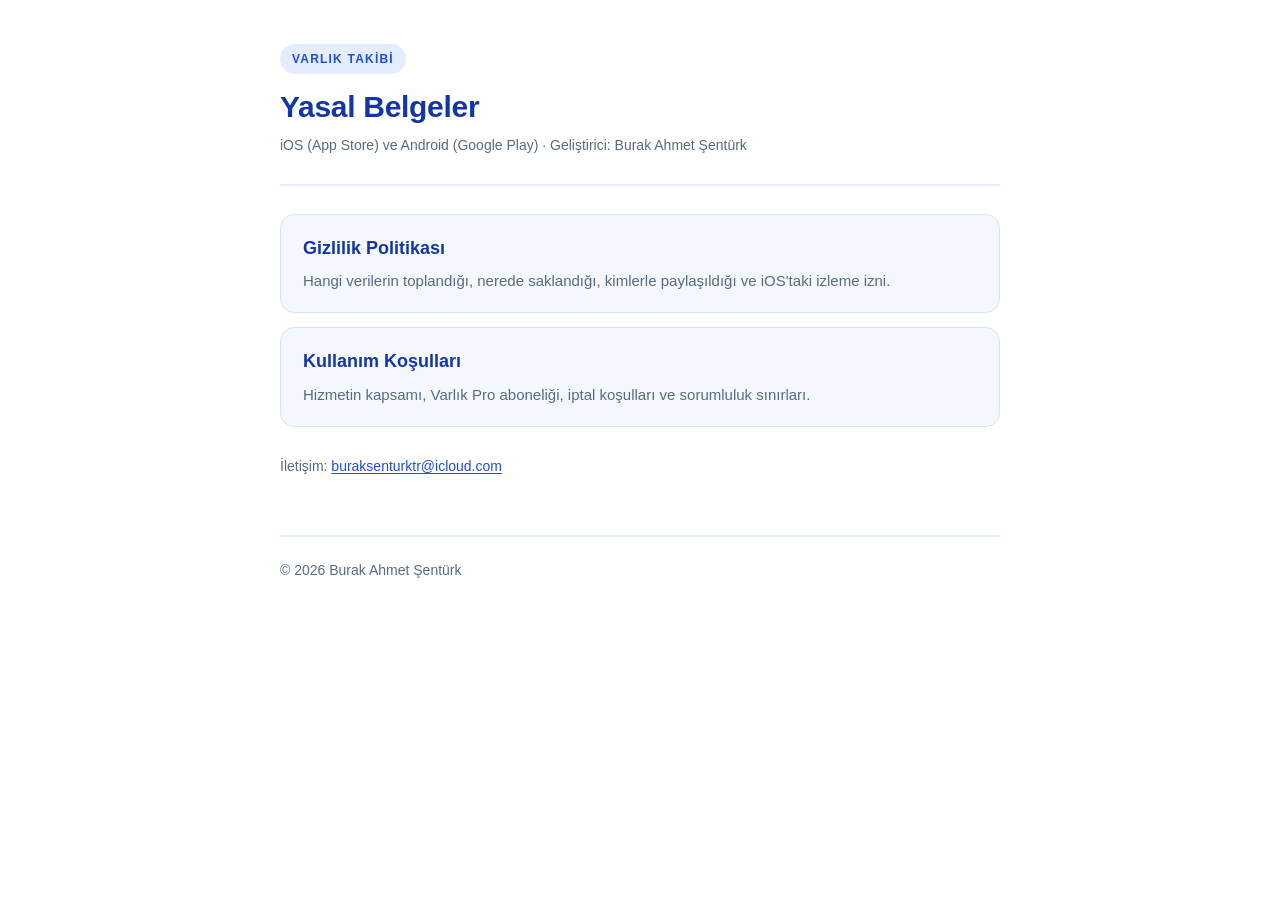
<file: docs/index.html>
<!DOCTYPE html>
<html lang="tr">
<head>
<meta charset="utf-8">
<meta name="viewport" content="width=device-width, initial-scale=1">
<meta name="theme-color" content="#1d4ed8">
<title>Varlık Takibi — Yasal Belgeler</title>
<meta name="description" content="Varlık Takibi iOS ve Android uygulamalarının gizlilik politikası ve kullanım koşulları.">
<link rel="stylesheet" href="style.css">
</head>
<body>

<header>
  <div class="app">Varlık Takibi</div>
  <h1>Yasal Belgeler</h1>
  <p class="platforms">iOS (App Store) ve Android (Google Play) · Geliştirici: Burak Ahmet Şentürk</p>
</header>

<main>
  <div class="links">
    <a class="tile" href="privacy.html">
      <strong>Gizlilik Politikası</strong>
      <span>Hangi verilerin toplandığı, nerede saklandığı, kimlerle paylaşıldığı ve iOS'taki izleme izni.</span>
    </a>
    <a class="tile" href="terms.html">
      <strong>Kullanım Koşulları</strong>
      <span>Hizmetin kapsamı, Varlık Pro aboneliği, iptal koşulları ve sorumluluk sınırları.</span>
    </a>
  </div>
  <p class="meta">İletişim: <a href="mailto:buraksenturktr@icloud.com">buraksenturktr@icloud.com</a></p>
</main>

<footer>
  <span>© 2026 Burak Ahmet Şentürk</span>
</footer>

</body>
</html>
</file>
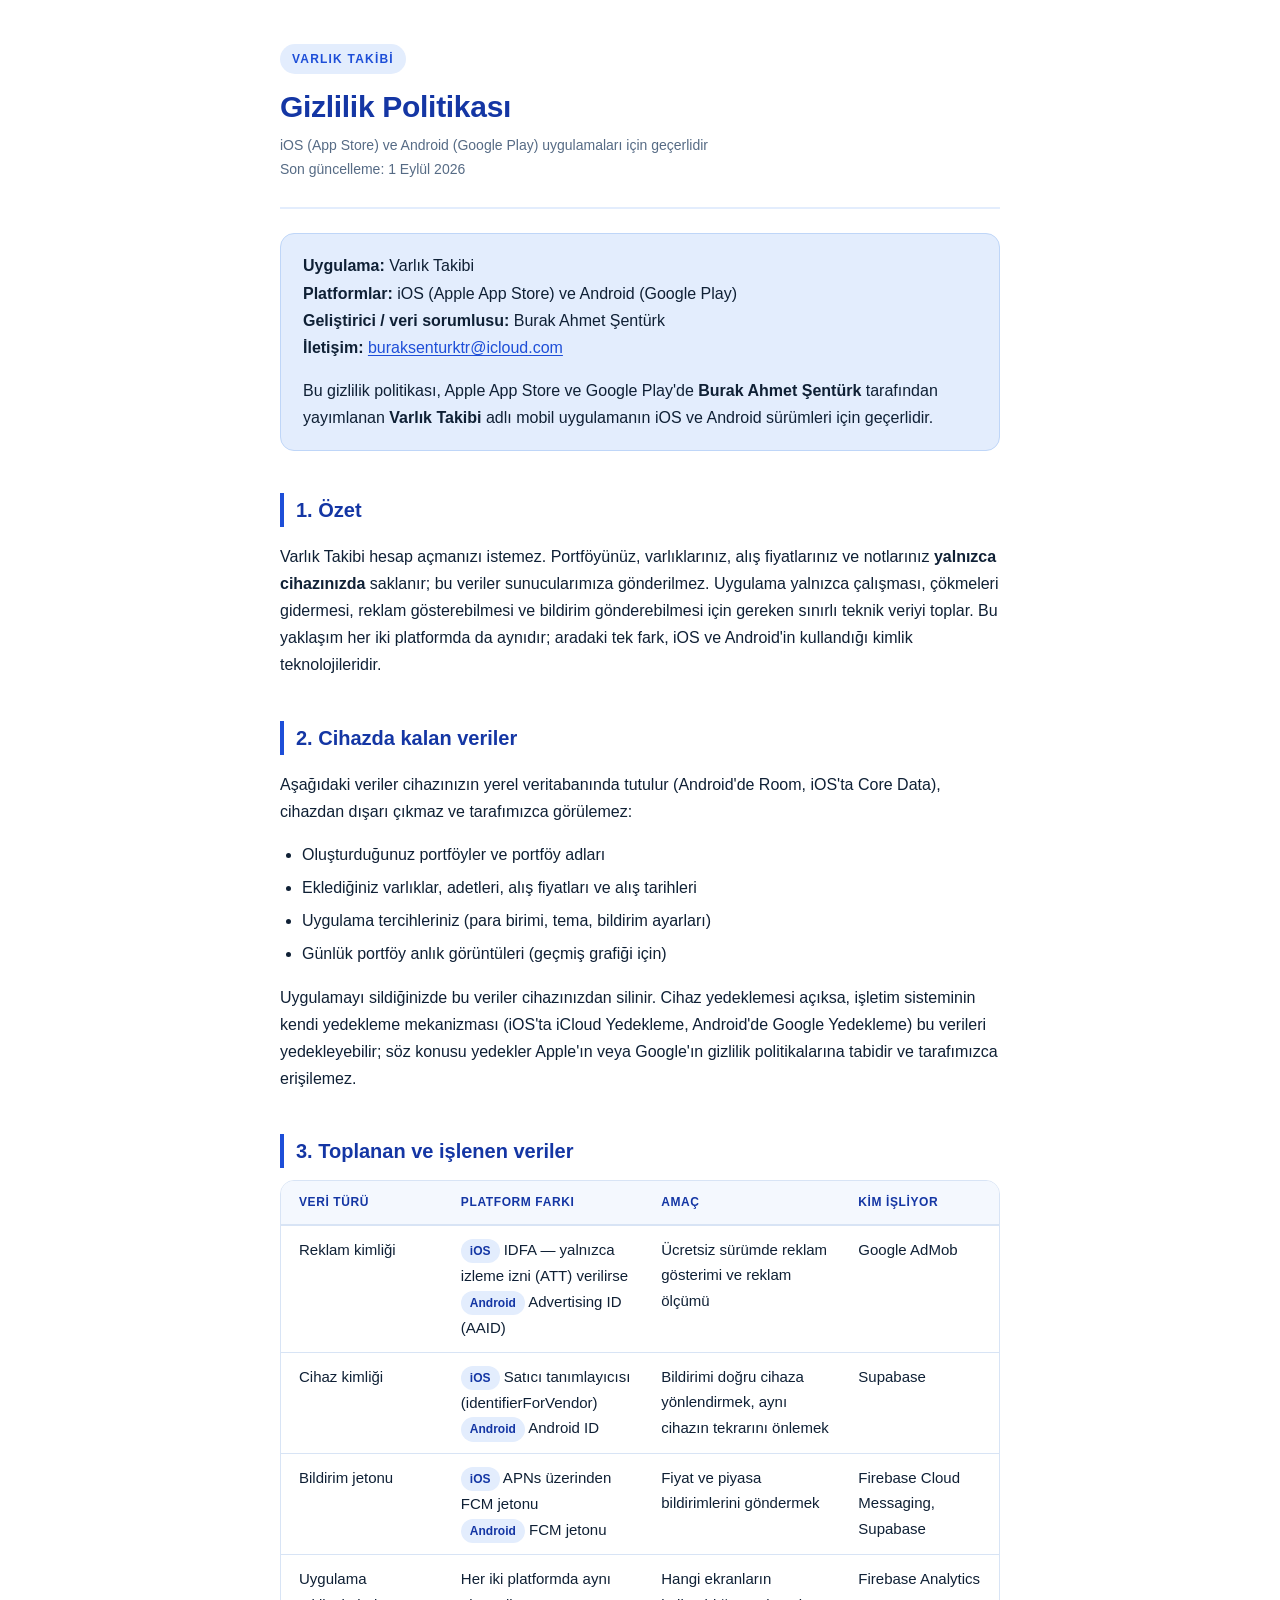
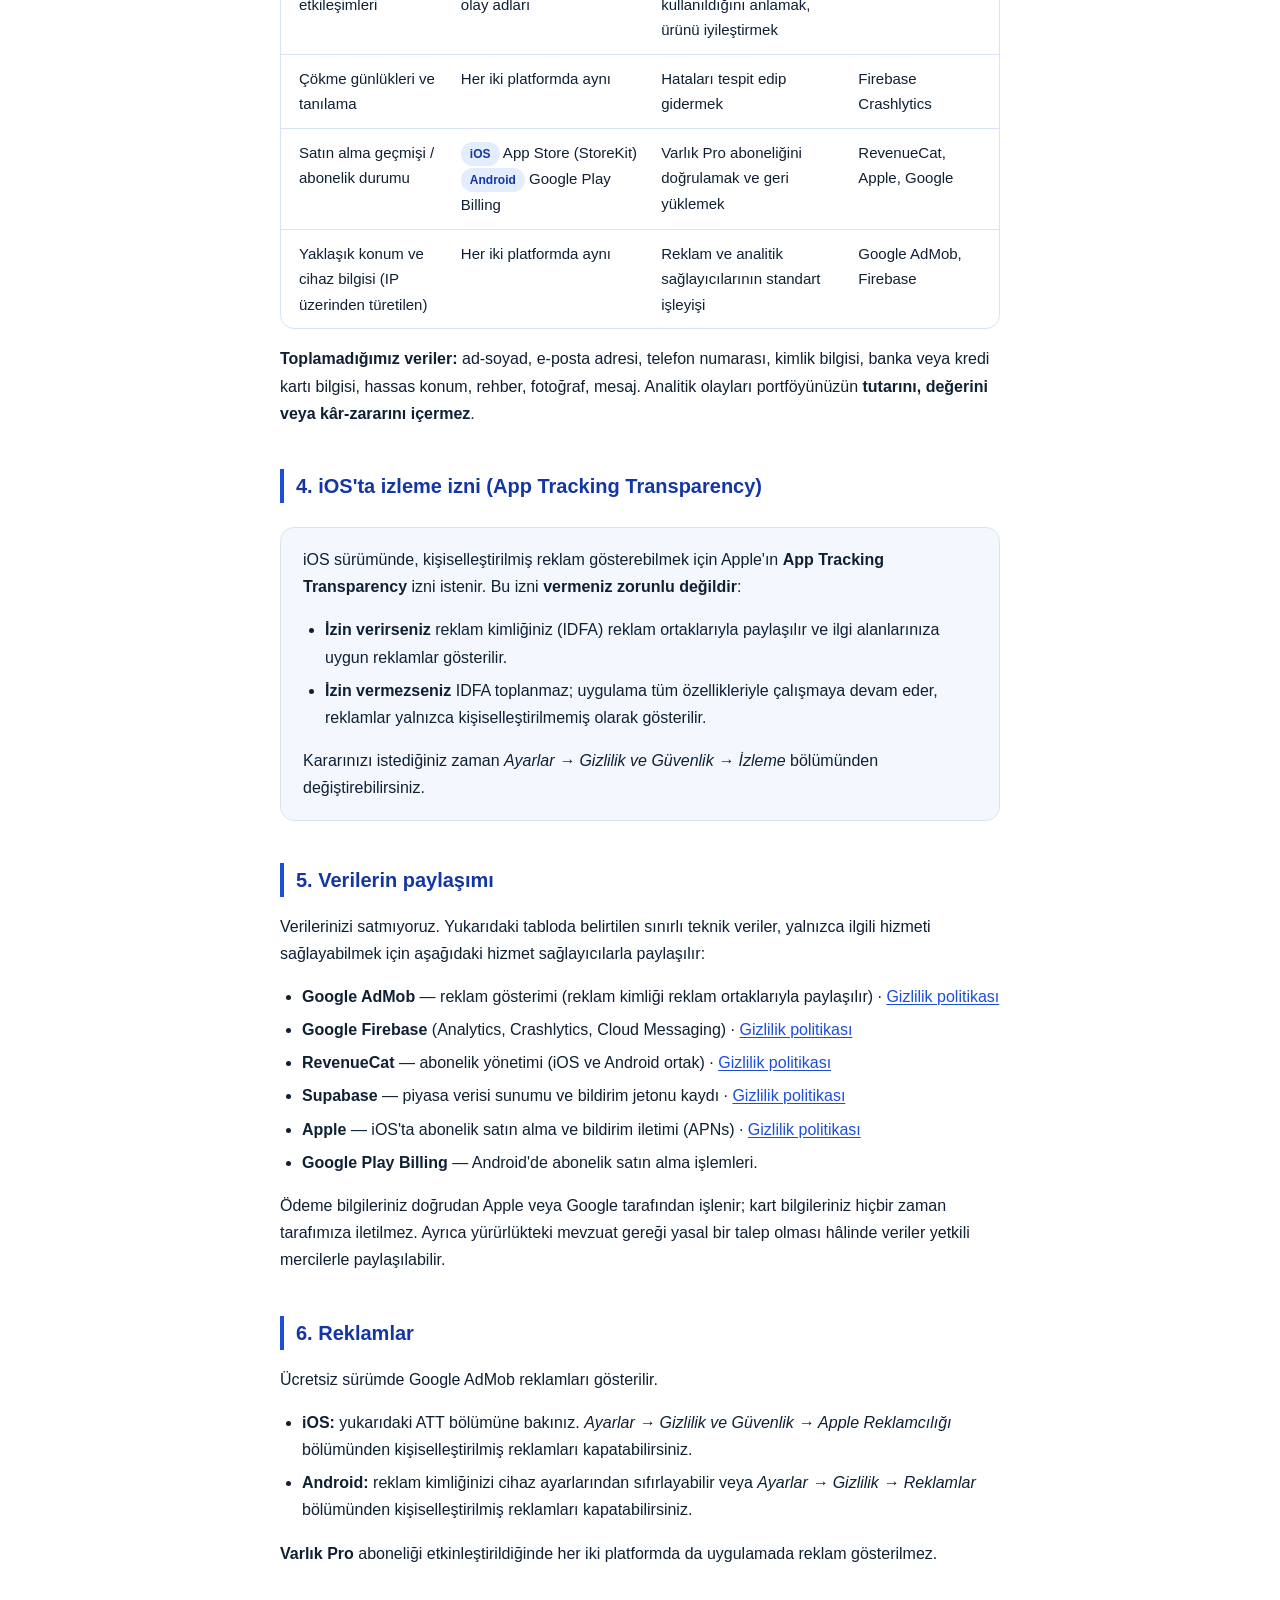
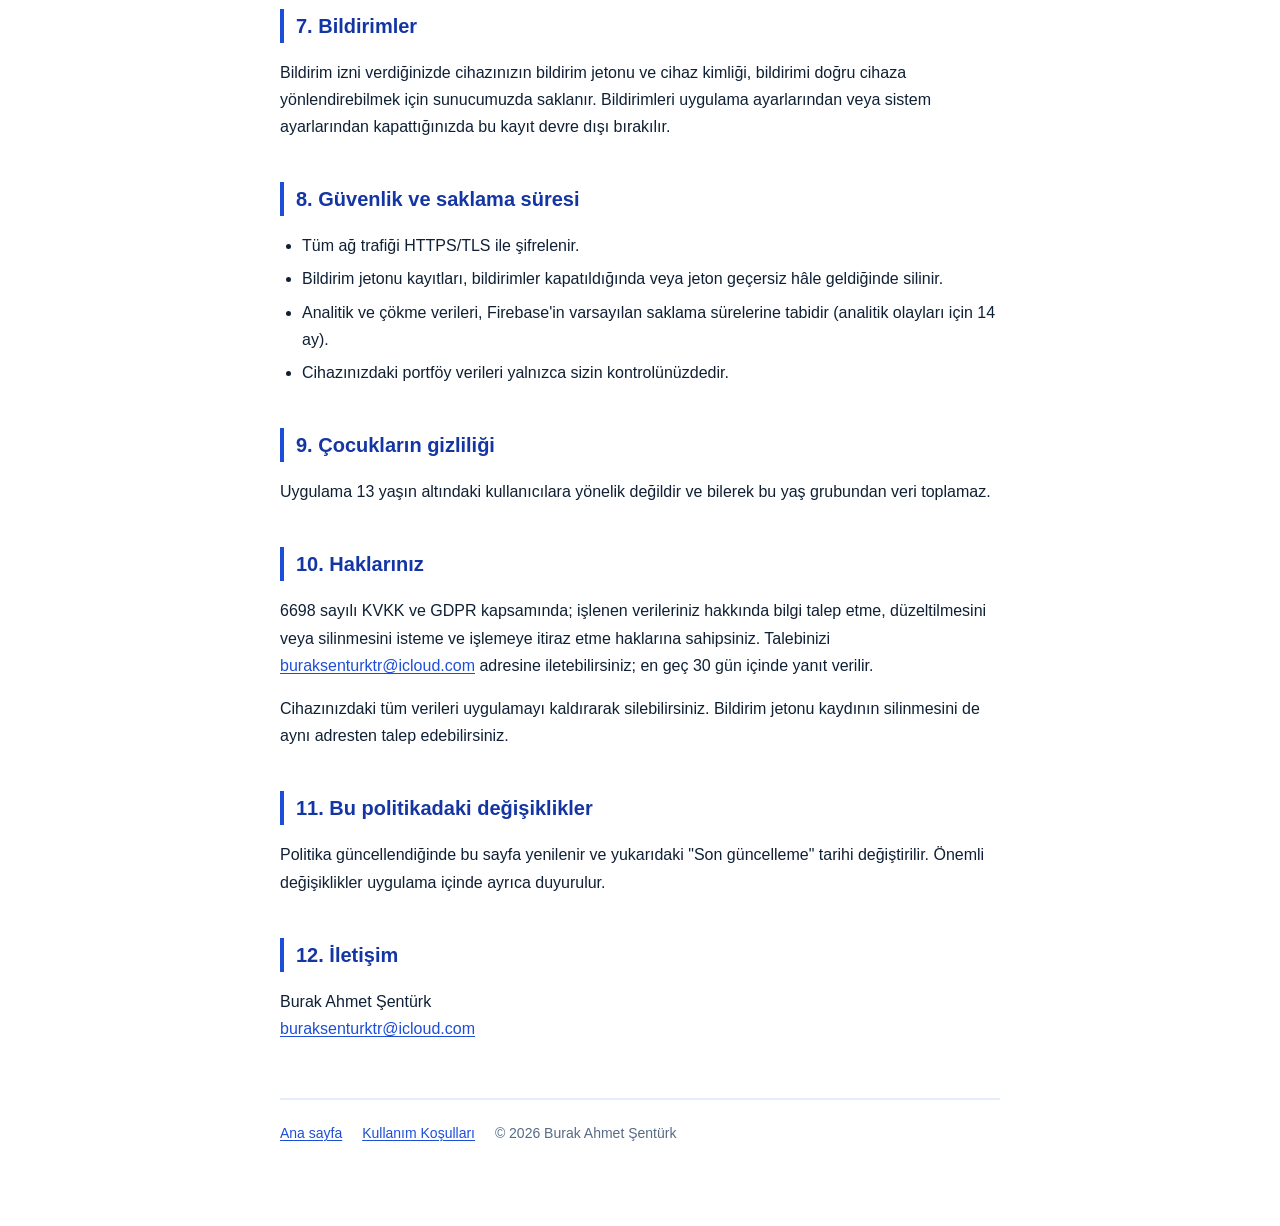
<file: docs/privacy.html>
<!DOCTYPE html>
<html lang="tr">
<head>
<meta charset="utf-8">
<meta name="viewport" content="width=device-width, initial-scale=1">
<meta name="theme-color" content="#1d4ed8">
<title>Gizlilik Politikası — Varlık Takibi</title>
<meta name="description" content="Varlık Takibi iOS ve Android uygulamalarının gizlilik politikası. Geliştirici: Burak Ahmet Şentürk.">
<link rel="stylesheet" href="style.css">
</head>
<body>

<header>
  <div class="app">Varlık Takibi</div>
  <h1>Gizlilik Politikası</h1>
  <p class="platforms">iOS (App Store) ve Android (Google Play) uygulamaları için geçerlidir</p>
  <p class="meta">Son güncelleme: 1 Eylül 2026</p>
</header>

<main>

<div class="card accent">
  <p><strong>Uygulama:</strong> Varlık Takibi<br>
  <strong>Platformlar:</strong> iOS (Apple App Store) ve Android (Google Play)<br>
  <strong>Geliştirici / veri sorumlusu:</strong> Burak Ahmet Şentürk<br>
  <strong>İletişim:</strong> <a href="mailto:buraksenturktr@icloud.com">buraksenturktr@icloud.com</a></p>
  <p>Bu gizlilik politikası, Apple App Store ve Google Play'de <strong>Burak Ahmet
  Şentürk</strong> tarafından yayımlanan <strong>Varlık Takibi</strong> adlı mobil
  uygulamanın iOS ve Android sürümleri için geçerlidir.</p>
</div>

<h2>1. Özet</h2>
<p>Varlık Takibi hesap açmanızı istemez. Portföyünüz, varlıklarınız, alış fiyatlarınız ve
notlarınız <strong>yalnızca cihazınızda</strong> saklanır; bu veriler sunucularımıza
gönderilmez. Uygulama yalnızca çalışması, çökmeleri gidermesi, reklam gösterebilmesi ve
bildirim gönderebilmesi için gereken sınırlı teknik veriyi toplar. Bu yaklaşım her iki
platformda da aynıdır; aradaki tek fark, iOS ve Android'in kullandığı kimlik
teknolojileridir.</p>

<h2>2. Cihazda kalan veriler</h2>
<p>Aşağıdaki veriler cihazınızın yerel veritabanında tutulur (Android'de Room, iOS'ta
Core Data), cihazdan dışarı çıkmaz ve tarafımızca görülemez:</p>
<ul>
  <li>Oluşturduğunuz portföyler ve portföy adları</li>
  <li>Eklediğiniz varlıklar, adetleri, alış fiyatları ve alış tarihleri</li>
  <li>Uygulama tercihleriniz (para birimi, tema, bildirim ayarları)</li>
  <li>Günlük portföy anlık görüntüleri (geçmiş grafiği için)</li>
</ul>
<p>Uygulamayı sildiğinizde bu veriler cihazınızdan silinir. Cihaz yedeklemesi açıksa,
işletim sisteminin kendi yedekleme mekanizması (iOS'ta iCloud Yedekleme, Android'de
Google Yedekleme) bu verileri yedekleyebilir; söz konusu yedekler Apple'ın veya
Google'ın gizlilik politikalarına tabidir ve tarafımızca erişilemez.</p>

<h2>3. Toplanan ve işlenen veriler</h2>
<div class="wrap">
<table>
  <thead>
    <tr><th>Veri türü</th><th>Platform farkı</th><th>Amaç</th><th>Kim işliyor</th></tr>
  </thead>
  <tbody>
    <tr>
      <td data-label="Veri türü">Reklam kimliği</td>
      <td data-label="Platform farkı"><span class="pill">iOS</span> IDFA — yalnızca izleme izni (ATT) verilirse<br>
          <span class="pill">Android</span> Advertising ID (AAID)</td>
      <td data-label="Amaç">Ücretsiz sürümde reklam gösterimi ve reklam ölçümü</td>
      <td data-label="Kim işliyor">Google AdMob</td>
    </tr>
    <tr>
      <td data-label="Veri türü">Cihaz kimliği</td>
      <td data-label="Platform farkı"><span class="pill">iOS</span> Satıcı tanımlayıcısı (identifierForVendor)<br>
          <span class="pill">Android</span> Android ID</td>
      <td data-label="Amaç">Bildirimi doğru cihaza yönlendirmek, aynı cihazın tekrarını önlemek</td>
      <td data-label="Kim işliyor">Supabase</td>
    </tr>
    <tr>
      <td data-label="Veri türü">Bildirim jetonu</td>
      <td data-label="Platform farkı"><span class="pill">iOS</span> APNs üzerinden FCM jetonu<br>
          <span class="pill">Android</span> FCM jetonu</td>
      <td data-label="Amaç">Fiyat ve piyasa bildirimlerini göndermek</td>
      <td data-label="Kim işliyor">Firebase Cloud Messaging, Supabase</td>
    </tr>
    <tr>
      <td data-label="Veri türü">Uygulama etkileşimleri</td>
      <td data-label="Platform farkı">Her iki platformda aynı olay adları</td>
      <td data-label="Amaç">Hangi ekranların kullanıldığını anlamak, ürünü iyileştirmek</td>
      <td data-label="Kim işliyor">Firebase Analytics</td>
    </tr>
    <tr>
      <td data-label="Veri türü">Çökme günlükleri ve tanılama</td>
      <td data-label="Platform farkı">Her iki platformda aynı</td>
      <td data-label="Amaç">Hataları tespit edip gidermek</td>
      <td data-label="Kim işliyor">Firebase Crashlytics</td>
    </tr>
    <tr>
      <td data-label="Veri türü">Satın alma geçmişi / abonelik durumu</td>
      <td data-label="Platform farkı"><span class="pill">iOS</span> App Store (StoreKit)<br>
          <span class="pill">Android</span> Google Play Billing</td>
      <td data-label="Amaç">Varlık Pro aboneliğini doğrulamak ve geri yüklemek</td>
      <td data-label="Kim işliyor">RevenueCat, Apple, Google</td>
    </tr>
    <tr>
      <td data-label="Veri türü">Yaklaşık konum ve cihaz bilgisi (IP üzerinden türetilen)</td>
      <td data-label="Platform farkı">Her iki platformda aynı</td>
      <td data-label="Amaç">Reklam ve analitik sağlayıcılarının standart işleyişi</td>
      <td data-label="Kim işliyor">Google AdMob, Firebase</td>
    </tr>
  </tbody>
</table>
</div>

<p><strong>Toplamadığımız veriler:</strong> ad-soyad, e-posta adresi, telefon numarası,
kimlik bilgisi, banka veya kredi kartı bilgisi, hassas konum, rehber, fotoğraf, mesaj.
Analitik olayları portföyünüzün <strong>tutarını, değerini veya kâr-zararını
içermez</strong>.</p>

<h2>4. iOS'ta izleme izni (App Tracking Transparency)</h2>
<div class="card">
  <p>iOS sürümünde, kişiselleştirilmiş reklam gösterebilmek için Apple'ın <strong>App
  Tracking Transparency</strong> izni istenir. Bu izni <strong>vermeniz zorunlu
  değildir</strong>:</p>
  <ul>
    <li><strong>İzin verirseniz</strong> reklam kimliğiniz (IDFA) reklam ortaklarıyla
      paylaşılır ve ilgi alanlarınıza uygun reklamlar gösterilir.</li>
    <li><strong>İzin vermezseniz</strong> IDFA toplanmaz; uygulama tüm özellikleriyle
      çalışmaya devam eder, reklamlar yalnızca kişiselleştirilmemiş olarak gösterilir.</li>
  </ul>
  <p>Kararınızı istediğiniz zaman <em>Ayarlar → Gizlilik ve Güvenlik → İzleme</em>
  bölümünden değiştirebilirsiniz.</p>
</div>

<h2>5. Verilerin paylaşımı</h2>
<p>Verilerinizi satmıyoruz. Yukarıdaki tabloda belirtilen sınırlı teknik veriler, yalnızca
ilgili hizmeti sağlayabilmek için aşağıdaki hizmet sağlayıcılarla paylaşılır:</p>
<ul>
  <li><strong>Google AdMob</strong> — reklam gösterimi (reklam kimliği reklam
    ortaklarıyla paylaşılır) ·
    <a href="https://policies.google.com/privacy" target="_blank" rel="noopener">Gizlilik politikası</a></li>
  <li><strong>Google Firebase</strong> (Analytics, Crashlytics, Cloud Messaging) ·
    <a href="https://firebase.google.com/support/privacy" target="_blank" rel="noopener">Gizlilik politikası</a></li>
  <li><strong>RevenueCat</strong> — abonelik yönetimi (iOS ve Android ortak) ·
    <a href="https://www.revenuecat.com/privacy" target="_blank" rel="noopener">Gizlilik politikası</a></li>
  <li><strong>Supabase</strong> — piyasa verisi sunumu ve bildirim jetonu kaydı ·
    <a href="https://supabase.com/privacy" target="_blank" rel="noopener">Gizlilik politikası</a></li>
  <li><strong>Apple</strong> — iOS'ta abonelik satın alma ve bildirim iletimi (APNs) ·
    <a href="https://www.apple.com/legal/privacy/tr/" target="_blank" rel="noopener">Gizlilik politikası</a></li>
  <li><strong>Google Play Billing</strong> — Android'de abonelik satın alma işlemleri.</li>
</ul>
<p>Ödeme bilgileriniz doğrudan Apple veya Google tarafından işlenir; kart bilgileriniz
hiçbir zaman tarafımıza iletilmez. Ayrıca yürürlükteki mevzuat gereği yasal bir talep
olması hâlinde veriler yetkili mercilerle paylaşılabilir.</p>

<h2>6. Reklamlar</h2>
<p>Ücretsiz sürümde Google AdMob reklamları gösterilir.</p>
<ul>
  <li><strong>iOS:</strong> yukarıdaki ATT bölümüne bakınız. <em>Ayarlar → Gizlilik ve
    Güvenlik → Apple Reklamcılığı</em> bölümünden kişiselleştirilmiş reklamları
    kapatabilirsiniz.</li>
  <li><strong>Android:</strong> reklam kimliğinizi cihaz ayarlarından sıfırlayabilir veya
    <em>Ayarlar → Gizlilik → Reklamlar</em> bölümünden kişiselleştirilmiş reklamları
    kapatabilirsiniz.</li>
</ul>
<p><strong>Varlık Pro</strong> aboneliği etkinleştirildiğinde her iki platformda da
uygulamada reklam gösterilmez.</p>

<h2>7. Bildirimler</h2>
<p>Bildirim izni verdiğinizde cihazınızın bildirim jetonu ve cihaz kimliği, bildirimi
doğru cihaza yönlendirebilmek için sunucumuzda saklanır. Bildirimleri uygulama
ayarlarından veya sistem ayarlarından kapattığınızda bu kayıt devre dışı bırakılır.</p>

<h2>8. Güvenlik ve saklama süresi</h2>
<ul>
  <li>Tüm ağ trafiği HTTPS/TLS ile şifrelenir.</li>
  <li>Bildirim jetonu kayıtları, bildirimler kapatıldığında veya jeton geçersiz hâle
    geldiğinde silinir.</li>
  <li>Analitik ve çökme verileri, Firebase'in varsayılan saklama sürelerine tabidir
    (analitik olayları için 14 ay).</li>
  <li>Cihazınızdaki portföy verileri yalnızca sizin kontrolünüzdedir.</li>
</ul>

<h2>9. Çocukların gizliliği</h2>
<p>Uygulama 13 yaşın altındaki kullanıcılara yönelik değildir ve bilerek bu yaş grubundan
veri toplamaz.</p>

<h2>10. Haklarınız</h2>
<p>6698 sayılı KVKK ve GDPR kapsamında; işlenen verileriniz hakkında bilgi talep etme,
düzeltilmesini veya silinmesini isteme ve işlemeye itiraz etme haklarına sahipsiniz.
Talebinizi <a href="mailto:buraksenturktr@icloud.com">buraksenturktr@icloud.com</a>
adresine iletebilirsiniz; en geç 30 gün içinde yanıt verilir.</p>
<p>Cihazınızdaki tüm verileri uygulamayı kaldırarak silebilirsiniz. Bildirim jetonu
kaydının silinmesini de aynı adresten talep edebilirsiniz.</p>

<h2>11. Bu politikadaki değişiklikler</h2>
<p>Politika güncellendiğinde bu sayfa yenilenir ve yukarıdaki "Son güncelleme" tarihi
değiştirilir. Önemli değişiklikler uygulama içinde ayrıca duyurulur.</p>

<h2>12. İletişim</h2>
<p>Burak Ahmet Şentürk<br>
<a href="mailto:buraksenturktr@icloud.com">buraksenturktr@icloud.com</a></p>

</main>

<footer>
  <a href="index.html">Ana sayfa</a>
  <a href="terms.html">Kullanım Koşulları</a>
  <span>© 2026 Burak Ahmet Şentürk</span>
</footer>

</body>
</html>
</file>
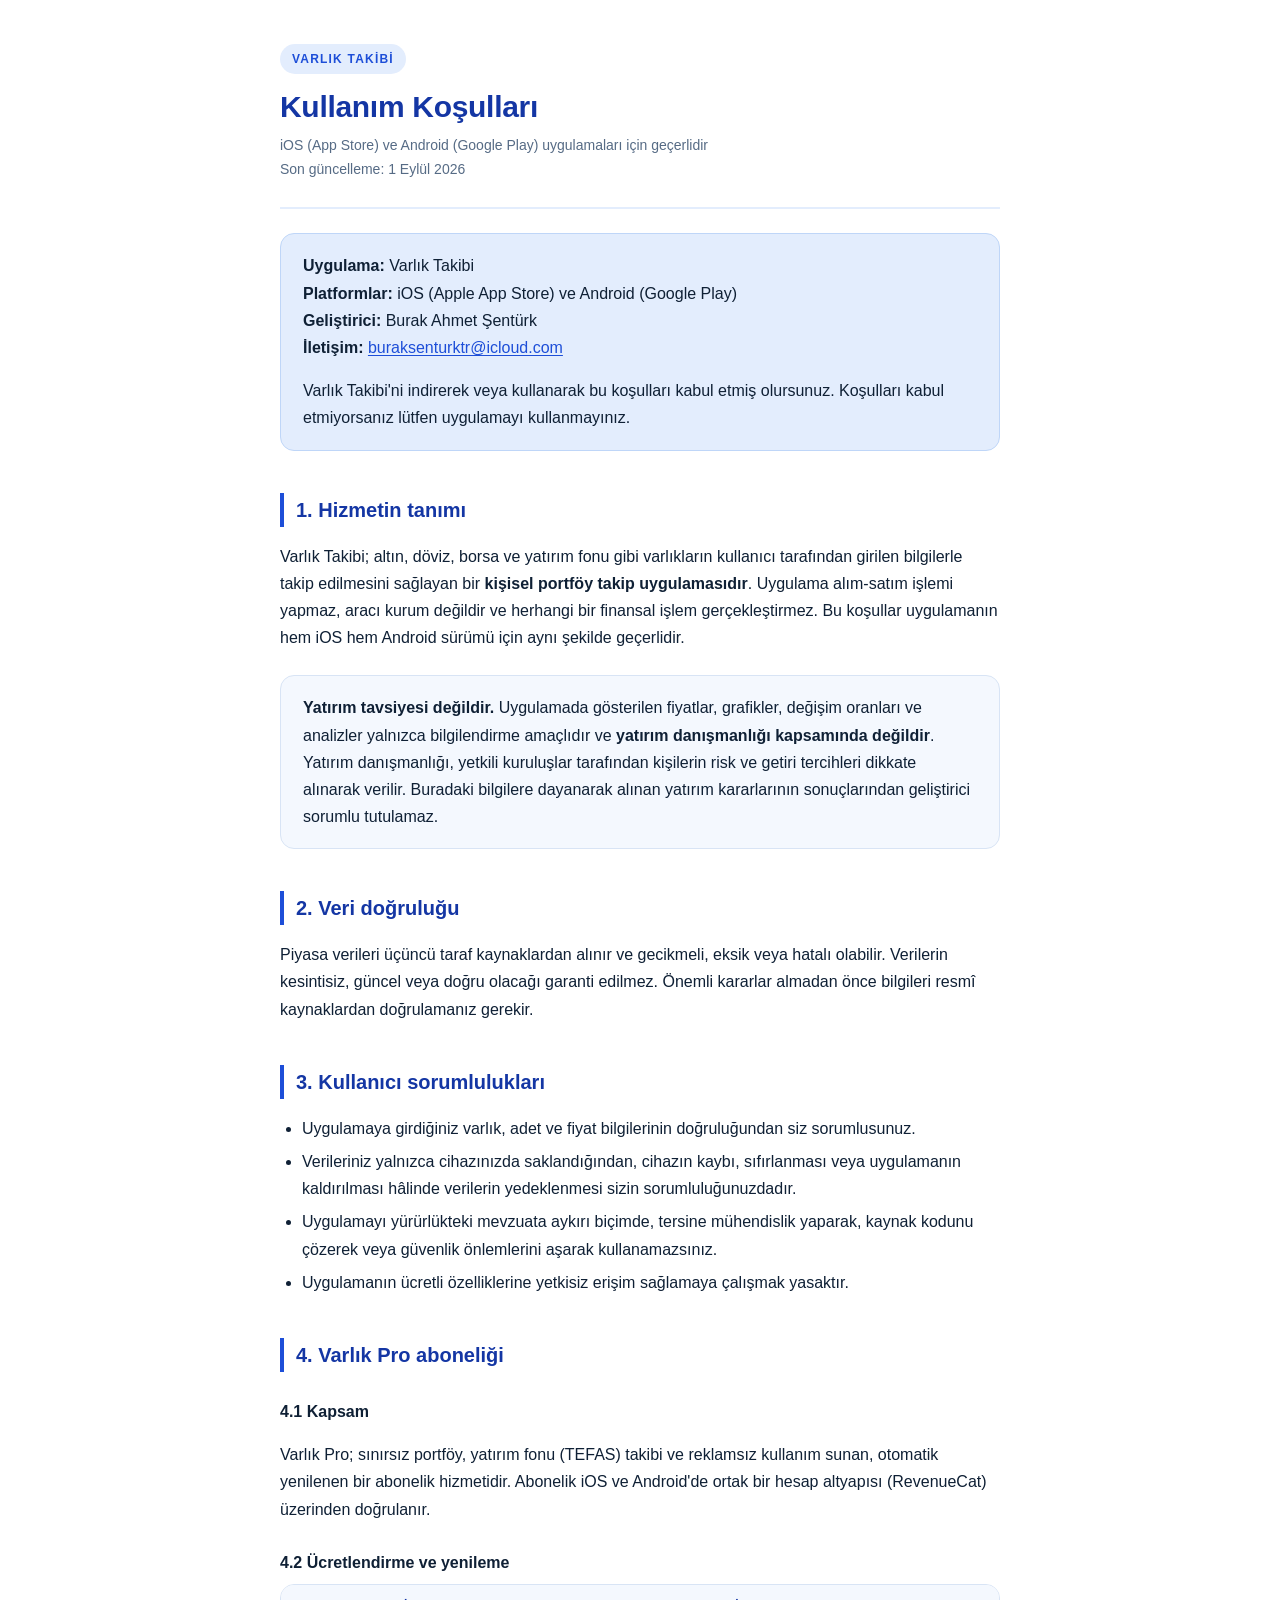
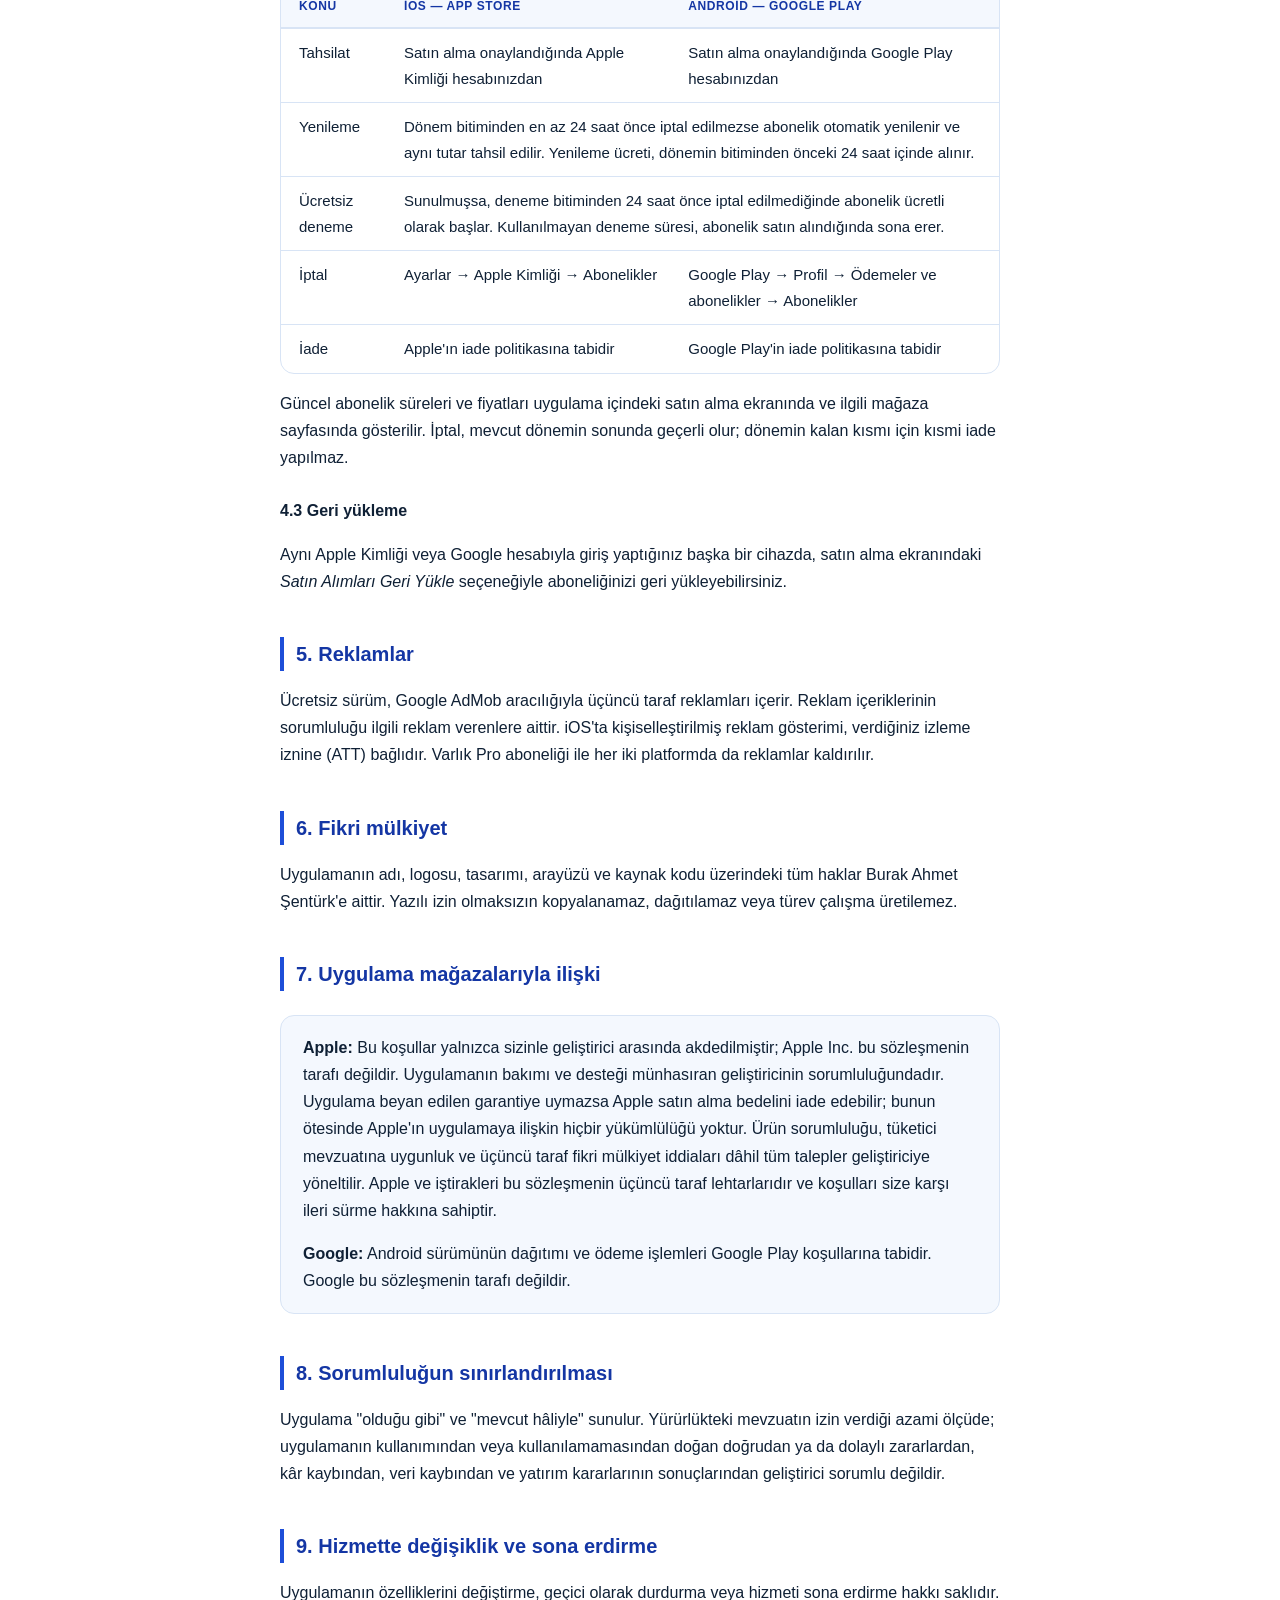
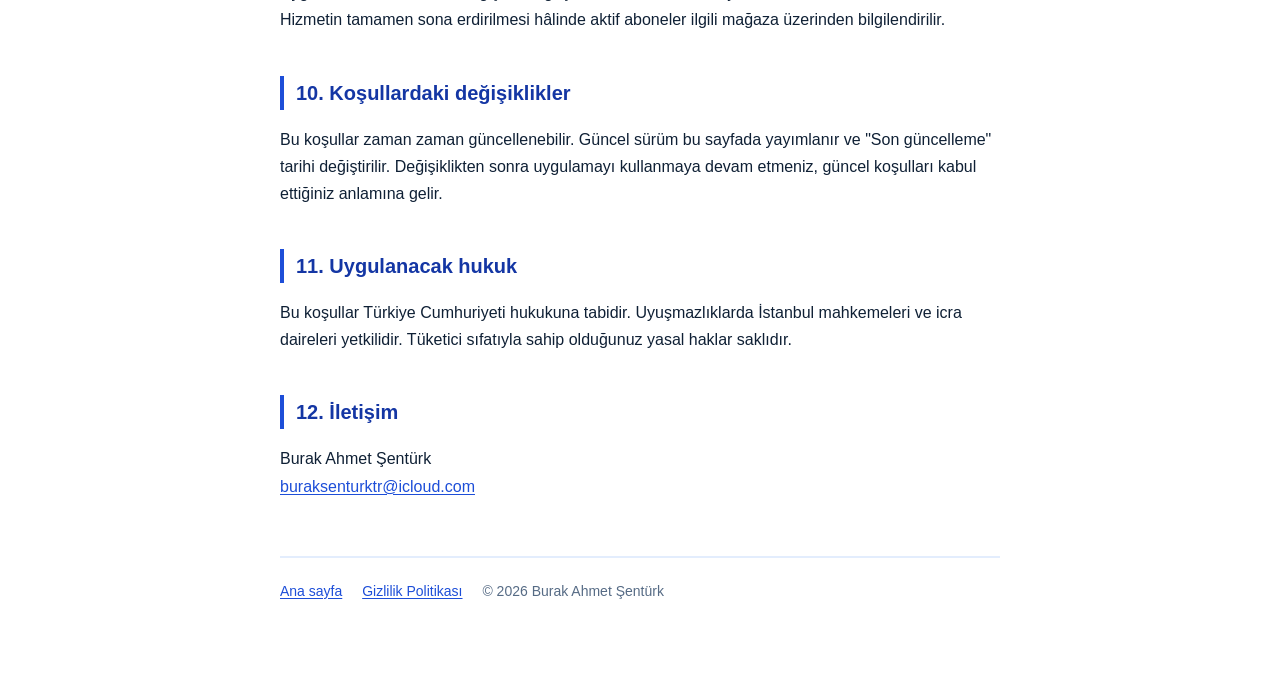
<file: docs/terms.html>
<!DOCTYPE html>
<html lang="tr">
<head>
<meta charset="utf-8">
<meta name="viewport" content="width=device-width, initial-scale=1">
<meta name="theme-color" content="#1d4ed8">
<title>Kullanım Koşulları — Varlık Takibi</title>
<meta name="description" content="Varlık Takibi iOS ve Android uygulamalarının kullanım koşulları. Geliştirici: Burak Ahmet Şentürk.">
<link rel="stylesheet" href="style.css">
</head>
<body>

<header>
  <div class="app">Varlık Takibi</div>
  <h1>Kullanım Koşulları</h1>
  <p class="platforms">iOS (App Store) ve Android (Google Play) uygulamaları için geçerlidir</p>
  <p class="meta">Son güncelleme: 1 Eylül 2026</p>
</header>

<main>

<div class="card accent">
  <p><strong>Uygulama:</strong> Varlık Takibi<br>
  <strong>Platformlar:</strong> iOS (Apple App Store) ve Android (Google Play)<br>
  <strong>Geliştirici:</strong> Burak Ahmet Şentürk<br>
  <strong>İletişim:</strong> <a href="mailto:buraksenturktr@icloud.com">buraksenturktr@icloud.com</a></p>
  <p>Varlık Takibi'ni indirerek veya kullanarak bu koşulları kabul etmiş olursunuz.
  Koşulları kabul etmiyorsanız lütfen uygulamayı kullanmayınız.</p>
</div>

<h2>1. Hizmetin tanımı</h2>
<p>Varlık Takibi; altın, döviz, borsa ve yatırım fonu gibi varlıkların kullanıcı
tarafından girilen bilgilerle takip edilmesini sağlayan bir <strong>kişisel portföy
takip uygulamasıdır</strong>. Uygulama alım-satım işlemi yapmaz, aracı kurum değildir ve
herhangi bir finansal işlem gerçekleştirmez. Bu koşullar uygulamanın hem iOS hem Android
sürümü için aynı şekilde geçerlidir.</p>

<div class="card">
  <p><strong>Yatırım tavsiyesi değildir.</strong> Uygulamada gösterilen fiyatlar,
  grafikler, değişim oranları ve analizler yalnızca bilgilendirme amaçlıdır ve
  <strong>yatırım danışmanlığı kapsamında değildir</strong>. Yatırım danışmanlığı, yetkili
  kuruluşlar tarafından kişilerin risk ve getiri tercihleri dikkate alınarak verilir.
  Buradaki bilgilere dayanarak alınan yatırım kararlarının sonuçlarından geliştirici
  sorumlu tutulamaz.</p>
</div>

<h2>2. Veri doğruluğu</h2>
<p>Piyasa verileri üçüncü taraf kaynaklardan alınır ve gecikmeli, eksik veya hatalı
olabilir. Verilerin kesintisiz, güncel veya doğru olacağı garanti edilmez. Önemli
kararlar almadan önce bilgileri resmî kaynaklardan doğrulamanız gerekir.</p>

<h2>3. Kullanıcı sorumlulukları</h2>
<ul>
  <li>Uygulamaya girdiğiniz varlık, adet ve fiyat bilgilerinin doğruluğundan siz
    sorumlusunuz.</li>
  <li>Verileriniz yalnızca cihazınızda saklandığından, cihazın kaybı, sıfırlanması veya
    uygulamanın kaldırılması hâlinde verilerin yedeklenmesi sizin sorumluluğunuzdadır.</li>
  <li>Uygulamayı yürürlükteki mevzuata aykırı biçimde, tersine mühendislik yaparak,
    kaynak kodunu çözerek veya güvenlik önlemlerini aşarak kullanamazsınız.</li>
  <li>Uygulamanın ücretli özelliklerine yetkisiz erişim sağlamaya çalışmak yasaktır.</li>
</ul>

<h2>4. Varlık Pro aboneliği</h2>
<h3>4.1 Kapsam</h3>
<p>Varlık Pro; sınırsız portföy, yatırım fonu (TEFAS) takibi ve reklamsız kullanım sunan,
otomatik yenilenen bir abonelik hizmetidir. Abonelik iOS ve Android'de ortak bir hesap
altyapısı (RevenueCat) üzerinden doğrulanır.</p>

<h3>4.2 Ücretlendirme ve yenileme</h3>
<div class="wrap">
<table>
  <thead>
    <tr><th>Konu</th><th>iOS — App Store</th><th>Android — Google Play</th></tr>
  </thead>
  <tbody>
    <tr>
      <td data-label="Konu">Tahsilat</td>
      <td data-label="iOS — App Store">Satın alma onaylandığında Apple Kimliği hesabınızdan</td>
      <td data-label="Android — Google Play">Satın alma onaylandığında Google Play hesabınızdan</td>
    </tr>
    <tr>
      <td data-label="Konu">Yenileme</td>
      <td data-label="Her iki platform" colspan="2">Dönem bitiminden en az 24 saat önce iptal edilmezse abonelik
        otomatik yenilenir ve aynı tutar tahsil edilir. Yenileme ücreti, dönemin
        bitiminden önceki 24 saat içinde alınır.</td>
    </tr>
    <tr>
      <td data-label="Konu">Ücretsiz deneme</td>
      <td data-label="Her iki platform" colspan="2">Sunulmuşsa, deneme bitiminden 24 saat önce iptal edilmediğinde
        abonelik ücretli olarak başlar. Kullanılmayan deneme süresi, abonelik satın
        alındığında sona erer.</td>
    </tr>
    <tr>
      <td data-label="Konu">İptal</td>
      <td data-label="iOS — App Store">Ayarlar → Apple Kimliği → Abonelikler</td>
      <td data-label="Android — Google Play">Google Play → Profil → Ödemeler ve abonelikler → Abonelikler</td>
    </tr>
    <tr>
      <td data-label="Konu">İade</td>
      <td data-label="iOS — App Store">Apple'ın iade politikasına tabidir</td>
      <td data-label="Android — Google Play">Google Play'in iade politikasına tabidir</td>
    </tr>
  </tbody>
</table>
</div>
<p>Güncel abonelik süreleri ve fiyatları uygulama içindeki satın alma ekranında ve ilgili
mağaza sayfasında gösterilir. İptal, mevcut dönemin sonunda geçerli olur; dönemin kalan
kısmı için kısmi iade yapılmaz.</p>

<h3>4.3 Geri yükleme</h3>
<p>Aynı Apple Kimliği veya Google hesabıyla giriş yaptığınız başka bir cihazda, satın alma
ekranındaki <em>Satın Alımları Geri Yükle</em> seçeneğiyle aboneliğinizi geri
yükleyebilirsiniz.</p>

<h2>5. Reklamlar</h2>
<p>Ücretsiz sürüm, Google AdMob aracılığıyla üçüncü taraf reklamları içerir. Reklam
içeriklerinin sorumluluğu ilgili reklam verenlere aittir. iOS'ta kişiselleştirilmiş
reklam gösterimi, verdiğiniz izleme iznine (ATT) bağlıdır. Varlık Pro aboneliği ile her
iki platformda da reklamlar kaldırılır.</p>

<h2>6. Fikri mülkiyet</h2>
<p>Uygulamanın adı, logosu, tasarımı, arayüzü ve kaynak kodu üzerindeki tüm haklar Burak
Ahmet Şentürk'e aittir. Yazılı izin olmaksızın kopyalanamaz, dağıtılamaz veya türev
çalışma üretilemez.</p>

<h2>7. Uygulama mağazalarıyla ilişki</h2>
<div class="card">
  <p><strong>Apple:</strong> Bu koşullar yalnızca sizinle geliştirici arasında
  akdedilmiştir; Apple Inc. bu sözleşmenin tarafı değildir. Uygulamanın bakımı ve
  desteği münhasıran geliştiricinin sorumluluğundadır. Uygulama beyan edilen garantiye
  uymazsa Apple satın alma bedelini iade edebilir; bunun ötesinde Apple'ın uygulamaya
  ilişkin hiçbir yükümlülüğü yoktur. Ürün sorumluluğu, tüketici mevzuatına uygunluk ve
  üçüncü taraf fikri mülkiyet iddiaları dâhil tüm talepler geliştiriciye yöneltilir.
  Apple ve iştirakleri bu sözleşmenin üçüncü taraf lehtarlarıdır ve koşulları size karşı
  ileri sürme hakkına sahiptir.</p>
  <p><strong>Google:</strong> Android sürümünün dağıtımı ve ödeme işlemleri Google Play
  koşullarına tabidir. Google bu sözleşmenin tarafı değildir.</p>
</div>

<h2>8. Sorumluluğun sınırlandırılması</h2>
<p>Uygulama "olduğu gibi" ve "mevcut hâliyle" sunulur. Yürürlükteki mevzuatın izin
verdiği azami ölçüde; uygulamanın kullanımından veya kullanılamamasından doğan doğrudan
ya da dolaylı zararlardan, kâr kaybından, veri kaybından ve yatırım kararlarının
sonuçlarından geliştirici sorumlu değildir.</p>

<h2>9. Hizmette değişiklik ve sona erdirme</h2>
<p>Uygulamanın özelliklerini değiştirme, geçici olarak durdurma veya hizmeti sona erdirme
hakkı saklıdır. Hizmetin tamamen sona erdirilmesi hâlinde aktif aboneler ilgili mağaza
üzerinden bilgilendirilir.</p>

<h2>10. Koşullardaki değişiklikler</h2>
<p>Bu koşullar zaman zaman güncellenebilir. Güncel sürüm bu sayfada yayımlanır ve "Son
güncelleme" tarihi değiştirilir. Değişiklikten sonra uygulamayı kullanmaya devam etmeniz,
güncel koşulları kabul ettiğiniz anlamına gelir.</p>

<h2>11. Uygulanacak hukuk</h2>
<p>Bu koşullar Türkiye Cumhuriyeti hukukuna tabidir. Uyuşmazlıklarda İstanbul mahkemeleri
ve icra daireleri yetkilidir. Tüketici sıfatıyla sahip olduğunuz yasal haklar saklıdır.</p>

<h2>12. İletişim</h2>
<p>Burak Ahmet Şentürk<br>
<a href="mailto:buraksenturktr@icloud.com">buraksenturktr@icloud.com</a></p>

</main>

<footer>
  <a href="index.html">Ana sayfa</a>
  <a href="privacy.html">Gizlilik Politikası</a>
  <span>© 2026 Burak Ahmet Şentürk</span>
</footer>

</body>
</html>
</file>
<file: docs/style.css>
:root {
  color-scheme: light;
  --bg: #ffffff;
  --surface: #f4f8fe;
  --fg: #0f2035;
  --muted: #566b85;
  --accent: #1d4ed8;
  --accent-dark: #1436a4;
  --accent-soft: #e3edfd;
  --border: #d8e4f5;
}
* { box-sizing: border-box; }
html { background: var(--bg); }
body {
  margin: 0;
  padding: 0 20px 80px;
  background: var(--bg);
  color: var(--fg);
  font: 16px/1.7 -apple-system, BlinkMacSystemFont, "Segoe UI", Roboto, "Helvetica Neue", Arial, sans-serif;
  -webkit-text-size-adjust: 100%;
}
main, header, footer { max-width: 720px; margin-left: auto; margin-right: auto; }

header {
  padding: 44px 0 26px;
  border-bottom: 2px solid var(--accent-soft);
}
header .app {
  display: inline-block;
  font-size: 12px;
  letter-spacing: .1em;
  text-transform: uppercase;
  font-weight: 700;
  color: var(--accent);
  background: var(--accent-soft);
  border-radius: 999px;
  padding: 5px 12px;
}
header .platforms {
  margin: 8px 0 0;
  font-size: 14px;
  color: var(--muted);
}
h1 { font-size: 30px; line-height: 1.25; margin: 14px 0 8px; color: var(--accent-dark); letter-spacing: -.01em; }
h2 {
  font-size: 20px;
  margin: 42px 0 12px;
  padding-left: 12px;
  border-left: 4px solid var(--accent);
  color: var(--accent-dark);
}
h3 { font-size: 16px; margin: 26px 0 8px; color: var(--fg); }
.meta { color: var(--muted); font-size: 14px; margin: 0; }

.card {
  background: var(--surface);
  border: 1px solid var(--border);
  border-radius: 14px;
  padding: 18px 22px;
  margin: 24px 0;
}
.card.accent {
  background: var(--accent-soft);
  border-color: #bfd6f8;
}
.card p:first-child { margin-top: 0; }
.card p:last-child { margin-bottom: 0; }

ul { padding-left: 22px; }
li { margin: 6px 0; }
a { color: var(--accent); text-underline-offset: 2px; }
a:hover { color: var(--accent-dark); }

code {
  font-family: ui-monospace, SFMono-Regular, Menlo, monospace;
  font-size: .88em;
  background: var(--accent-soft);
  color: var(--accent-dark);
  border-radius: 5px;
  padding: 2px 6px;
}
.pill {
  display: inline-block;
  font-size: 12px;
  font-weight: 700;
  border-radius: 999px;
  padding: 2px 9px;
  background: var(--accent-soft);
  color: var(--accent-dark);
  white-space: nowrap;
}

table { width: 100%; border-collapse: collapse; margin: 16px 0; font-size: 15px; }
th, td { text-align: left; padding: 11px 12px; border-bottom: 1px solid var(--border); vertical-align: top; }
thead th {
  background: var(--surface);
  color: var(--accent-dark);
  font-weight: 700;
  font-size: 12px;
  text-transform: uppercase;
  letter-spacing: .05em;
  border-bottom: 2px solid var(--border);
}
tbody tr:last-child td { border-bottom: none; }
.wrap {
  overflow-x: auto;
  border: 1px solid var(--border);
  border-radius: 14px;
}
.wrap table { margin: 0; min-width: 460px; }
.wrap th:first-child, .wrap td:first-child { padding-left: 18px; }
.wrap th:last-child, .wrap td:last-child { padding-right: 18px; }

.links { display: grid; gap: 14px; margin: 28px 0; }
.links a.tile {
  display: block;
  text-decoration: none;
  background: var(--surface);
  border: 1px solid var(--border);
  border-radius: 14px;
  padding: 18px 22px;
}
.links a.tile:hover { border-color: var(--accent); background: var(--accent-soft); }
.links .tile strong { display: block; font-size: 18px; color: var(--accent-dark); margin-bottom: 4px; }
.links .tile span { color: var(--muted); font-size: 15px; }

footer {
  margin-top: 56px;
  padding-top: 22px;
  border-top: 2px solid var(--accent-soft);
  color: var(--muted);
  font-size: 14px;
}
footer a { margin-right: 16px; }

/* Dar ekranda tablolar yan yana okunmuyor; her satır bir karta dönüşür. */
@media (max-width: 640px) {
  .wrap { border: none; border-radius: 0; overflow: visible; }
  .wrap table, .wrap tbody, .wrap tr, .wrap td { display: block; width: 100%; min-width: 0; }
  .wrap thead { display: none; }
  .wrap tr {
    background: var(--surface);
    border: 1px solid var(--border);
    border-radius: 14px;
    margin-bottom: 12px;
    padding: 4px 0;
  }
  .wrap td { border-bottom: 1px dashed var(--border); padding: 12px 18px; }
  .wrap tr td:last-child { border-bottom: none; }
  .wrap td::before {
    content: attr(data-label);
    display: block;
    font-size: 12px;
    font-weight: 700;
    text-transform: uppercase;
    letter-spacing: .05em;
    color: var(--accent-dark);
    margin-bottom: 4px;
  }
}
</file>
